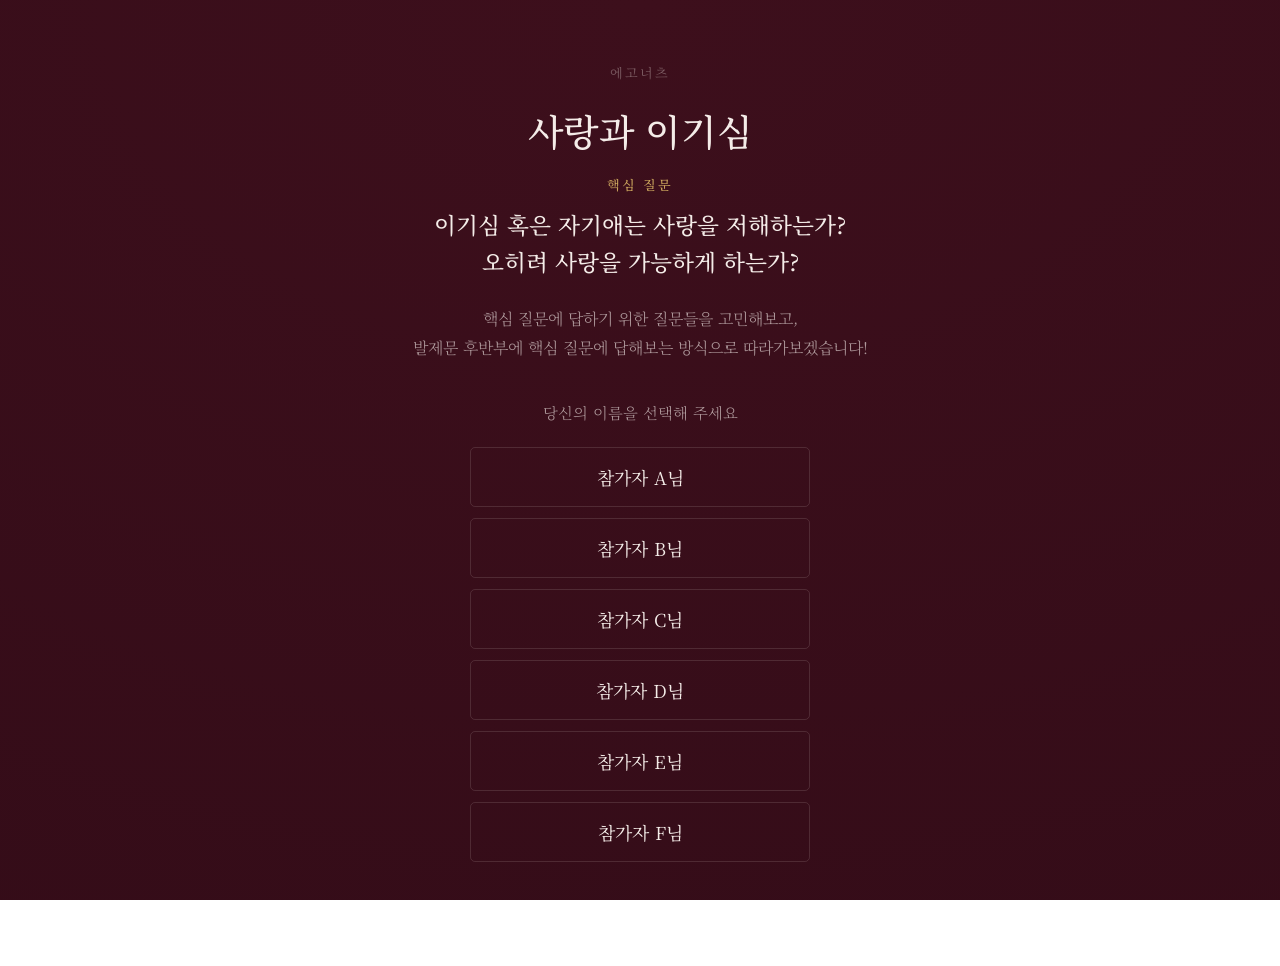
<file: selflove/index.html>
<!doctype html>
<html lang="ko">
<head>
  <meta charset="utf-8" />
  <meta name="viewport" content="width=device-width, initial-scale=1, viewport-fit=cover" />
  <title>사랑과 이기심 — 에고너츠</title>
  <meta name="description" content="에고너츠 「사랑과 이기심」 발제문 — 답은 이 기기에만 저장돼요" />
  <link rel="preconnect" href="https://fonts.googleapis.com" />
  <link rel="preconnect" href="https://fonts.gstatic.com" crossorigin />
  <link href="https://fonts.googleapis.com/css2?family=Noto+Serif+KR:wght@300;400;500;600&display=swap" rel="stylesheet" />
  <!-- 이 회차 전용: 경로는 모두 /selflove/ 아래. 서버·DB 없음. -->
  <link rel="stylesheet" href="/selflove/assets/style.css" />
</head>
<body>
  <main id="app" class="app"></main>
  <script src="/selflove/assets/app.js"></script>
</body>
</html>
</file>
<file: selflove/assets/style.css>
/* ============================================================
   에고너츠 '사랑과 이기심'
   어둡고 몰입적인 미니멀 — 진한 와인 바탕 / 흰 세리프 / 골드 라인 포인트
   가독성 · 모바일 UX · 은은한 애니메이션
   ============================================================ */

:root {
  --bg:        #3d0f1c;
  --bg-deep:   #340c18;
  --ink:       #f4ece8;
  --ink-soft:  rgba(244, 236, 232, 0.62);
  --ink-faint: rgba(244, 236, 232, 0.34);
  --line:      rgba(244, 236, 232, 0.13);
  --gold:      #c9a35c;
  --gold-soft: rgba(201, 163, 92, 0.55);
  --accent:    var(--gold);
  --maxw: 640px;
}

* { box-sizing: border-box; }

html, body {
  margin: 0; padding: 0;
  background: radial-gradient(125% 120% at 50% 0%, var(--bg) 0%, var(--bg-deep) 100%);
  background-attachment: fixed;
  color: var(--ink);
  font-family: "Noto Serif KR", ui-serif, Georgia, "Times New Roman", serif;
  font-weight: 400;
  -webkit-font-smoothing: antialiased;
  text-rendering: optimizeLegibility;
  min-height: 100vh;
}

.app {
  max-width: var(--maxw);
  margin: 0 auto;
  padding: clamp(26px, 7vh, 84px) clamp(22px, 6vw, 40px) 104px;
  min-height: 100vh;
  display: flex;
  flex-direction: column;
  justify-content: center;
  transition: opacity 0.17s ease, transform 0.17s ease;
}
.app.fade-out { opacity: 0; transform: translateY(6px); }

/* ---- 진입 애니메이션 ---- */
@keyframes fadeUp { from { opacity: 0; transform: translateY(11px); } to { opacity: 1; transform: none; } }
.fade-up { animation: fadeUp 0.55s cubic-bezier(0.22, 0.61, 0.36, 1) both; }

/* ---- 공통 텍스트 ---- */
.kicker { font-size: 0.82rem; letter-spacing: 0.16em; color: var(--ink-faint); margin: 0 0 22px; }
.question {
  font-size: clamp(1.5rem, 4.6vw, 2.05rem);
  font-weight: 500; line-height: 1.5; margin: 0 0 12px; letter-spacing: -0.01em;
}
.hint { font-size: 0.96rem; color: var(--ink-soft); margin: 0 0 30px; font-weight: 300; }
.field-label { display: block; font-size: 0.99rem; color: var(--ink-soft); margin: 28px 0 10px; }
.nudge { color: var(--gold); font-size: 0.92rem; font-weight: 400; margin: 16px 0 0; }

/* ---- 입력 ---- */
textarea, input[type="text"], input[type="password"] {
  width: 100%; background: transparent; color: var(--ink);
  border: none; border-bottom: 1px solid var(--line);
  font-family: inherit; font-size: 1.12rem; font-weight: 300; line-height: 1.75;
  padding: 8px 2px 12px; resize: none; outline: none;
  transition: border-color 0.25s ease;
}
textarea { min-height: 92px; overflow: hidden; }
textarea::placeholder, input::placeholder { color: var(--ink-faint); font-weight: 300; }
textarea:focus, input:focus { border-bottom-color: var(--gold); }
input.name-input { font-size: 1.3rem; font-weight: 400; padding-bottom: 14px; }

/* ---- 이름 선택 ---- */
.pick-label { font-size: 0.96rem; color: var(--ink-soft); font-weight: 300; margin: 8px 0 24px; }
.name-grid { display: flex; flex-direction: column; gap: 11px; max-width: 340px; margin: 0 auto; }
.name-btn {
  width: 100%; border: 1px solid var(--line); border-radius: 5px;
  padding: 16px 18px; font-size: 1.12rem; font-weight: 400; color: var(--ink);
  transition: border-color 0.25s ease, color 0.25s ease, background 0.25s ease, transform 0.15s ease;
}
.name-btn:hover { border-color: var(--gold); color: var(--gold); }
.name-btn:active { transform: scale(0.99); }
.name-btn.selected { border-color: var(--gold); box-shadow: inset 0 0 0 1px var(--gold-soft); }

/* ---- 인트로 핵심 질문 ---- */
.intro-core { margin: 6px 0 26px; }
.core-label { font-size: 0.82rem; letter-spacing: 0.16em; color: var(--gold); font-weight: 500; margin: 0 0 12px; }
.core-q { font-size: clamp(1.15rem, 3.2vw, 1.42rem); font-weight: 500; line-height: 1.6; color: var(--ink); margin: 0; }

/* ---- 진행 표시 ---- */
.progress { display: flex; align-items: center; gap: 14px; margin-bottom: 40px; }
.progress .count { font-size: 0.8rem; letter-spacing: 0.08em; color: var(--ink-faint); white-space: nowrap; }
.progress .bar { flex: 1; height: 1px; background: var(--line); position: relative; }
.progress .bar span { position: absolute; left: 0; top: 0; bottom: 0; background: var(--gold); transition: width 0.5s cubic-bezier(0.22, 0.61, 0.36, 1); box-shadow: 0 0 6px var(--gold-soft); }

/* ---- 골드 구분선 ---- */
.gold-rule {
  border: none; height: 1px; margin: 30px 0;
  background: linear-gradient(90deg, transparent, var(--gold-soft) 18%, var(--gold-soft) 82%, transparent);
}

/* ---- 참고 자료 페이지 ---- */
.m-source { display: flex; gap: 16px; align-items: center; margin-top: 2px; }
.m-source-cover { width: 96px; flex: none; display: block; border-radius: 3px; border: 1px solid var(--gold-soft); }
.m-source-meta { min-width: 0; }
.m-source-title { font-size: 1.16rem; font-weight: 600; line-height: 1.35; margin: 0; }
.m-source-title span { display: block; margin-top: 4px; font-size: 0.9rem; font-weight: 400; font-style: italic; color: var(--ink-soft); }
.m-source-by { margin: 8px 0 0; font-size: 0.9rem; font-weight: 500; letter-spacing: 0.02em; color: var(--gold); }
.m-source-note { margin: 20px 0 0; font-size: 1rem; font-weight: 400; line-height: 1.7; color: var(--ink); }
.m-imgwrap { margin-top: 2px; }
.m-img {
  display: block; width: 100%; max-height: 76vh; object-fit: contain;
  border-radius: 5px; border: 1px solid var(--gold-soft); background: rgba(0, 0, 0, 0.16);
  opacity: 0; transform: translateY(8px) scale(1.006);
  transition: opacity 0.6s ease, transform 0.6s ease;
}
.m-img.shown { opacity: 1; transform: none; }
.m-text { margin-top: 2px; }
.m-loading { color: var(--ink-faint); font-weight: 300; font-size: 0.95rem; }
.m-title {
  font-size: clamp(1.32rem, 4.2vw, 1.68rem); font-weight: 600; letter-spacing: -0.01em;
  margin: 0 0 22px; padding-bottom: 14px; position: relative;
}
.m-title::after { content: ""; position: absolute; left: 0; bottom: 0; width: 46px; height: 2px; background: var(--gold); }
.m-p { font-size: 1.06rem; font-weight: 400; line-height: 1.95; color: var(--ink); margin: 0 0 22px; }
.m-p strong { font-weight: 600; color: #fff; }
.m-quote {
  margin: 26px 0; padding: 4px 0 4px 20px; border-left: 2px solid var(--gold);
  font-size: 1.05rem; line-height: 1.9; font-weight: 400; color: var(--ink);
}
.m-cite { margin: -10px 0 26px; text-align: right; font-size: 0.92rem; color: var(--gold); font-weight: 500; }

/* ---- 버튼 / 내비 ---- */
.nav { display: flex; align-items: center; justify-content: space-between; gap: 16px; margin-top: 44px; }
button {
  background: none; border: none; color: var(--ink); font-family: inherit;
  font-size: 1.05rem; font-weight: 400; cursor: pointer; padding: 8px 2px;
  transition: color 0.25s ease, opacity 0.25s ease;
}
button:hover { color: var(--gold); }
.btn-back { color: var(--ink-soft); font-size: 0.98rem; font-weight: 300; }
.btn-back:hover { color: var(--ink); }
.btn-next { font-weight: 500; }

/* ---- 인트로 / 완료 ---- */
.lead { font-size: clamp(1.7rem, 5vw, 2.3rem); font-weight: 500; line-height: 1.45; margin: 0 0 18px; letter-spacing: -0.01em; }
.sub { font-size: 1rem; color: var(--ink-soft); font-weight: 300; line-height: 1.8; margin: 0 0 38px; }
.center { text-align: center; }
.center .nav { justify-content: center; }
.notice { font-size: 0.9rem; color: var(--ink-soft); font-weight: 300; margin-top: 30px; line-height: 1.7; }
.error { color: #e9a4a4; font-size: 0.95rem; font-weight: 300; margin-top: 20px; }

/* ---- 완료: 마무리 인사 + 추천 도서 ---- */
.closing { font-size: clamp(1.05rem, 3vw, 1.28rem); font-weight: 500; line-height: 1.75; color: var(--ink); margin: 18px 0 6px; }
.books-label { font-size: 0.82rem; letter-spacing: 0.14em; color: var(--gold); font-weight: 500; margin: 22px 0 20px; }
.books { display: flex; gap: 24px; justify-content: center; flex-wrap: wrap; margin-bottom: 10px; }
.book { width: 148px; }
.book .cover {
  aspect-ratio: 2 / 3; border: 1px solid var(--gold-soft); border-radius: 4px;
  overflow: hidden; display: flex; align-items: center; justify-content: center;
}
.book .cover img { width: 100%; height: 100%; object-fit: cover; display: block; }
.book .cover .ph { font-size: 0.78rem; color: var(--ink-faint); font-weight: 300; text-align: center; padding: 10px; align-items: center; justify-content: center; }
.book-title { font-size: 0.95rem; font-weight: 400; color: var(--ink); margin: 13px 0 0; }

@media (max-width: 480px) {
  .app { justify-content: flex-start; padding-bottom: 80px; }
  .m-p, .m-quote { font-size: 1.04rem; }
}

@media (prefers-reduced-motion: reduce) {
  .fade-up, .app, .m-img, .progress .bar span { animation: none !important; transition: none !important; }
  .m-img { opacity: 1; transform: none; }
}
</file>
